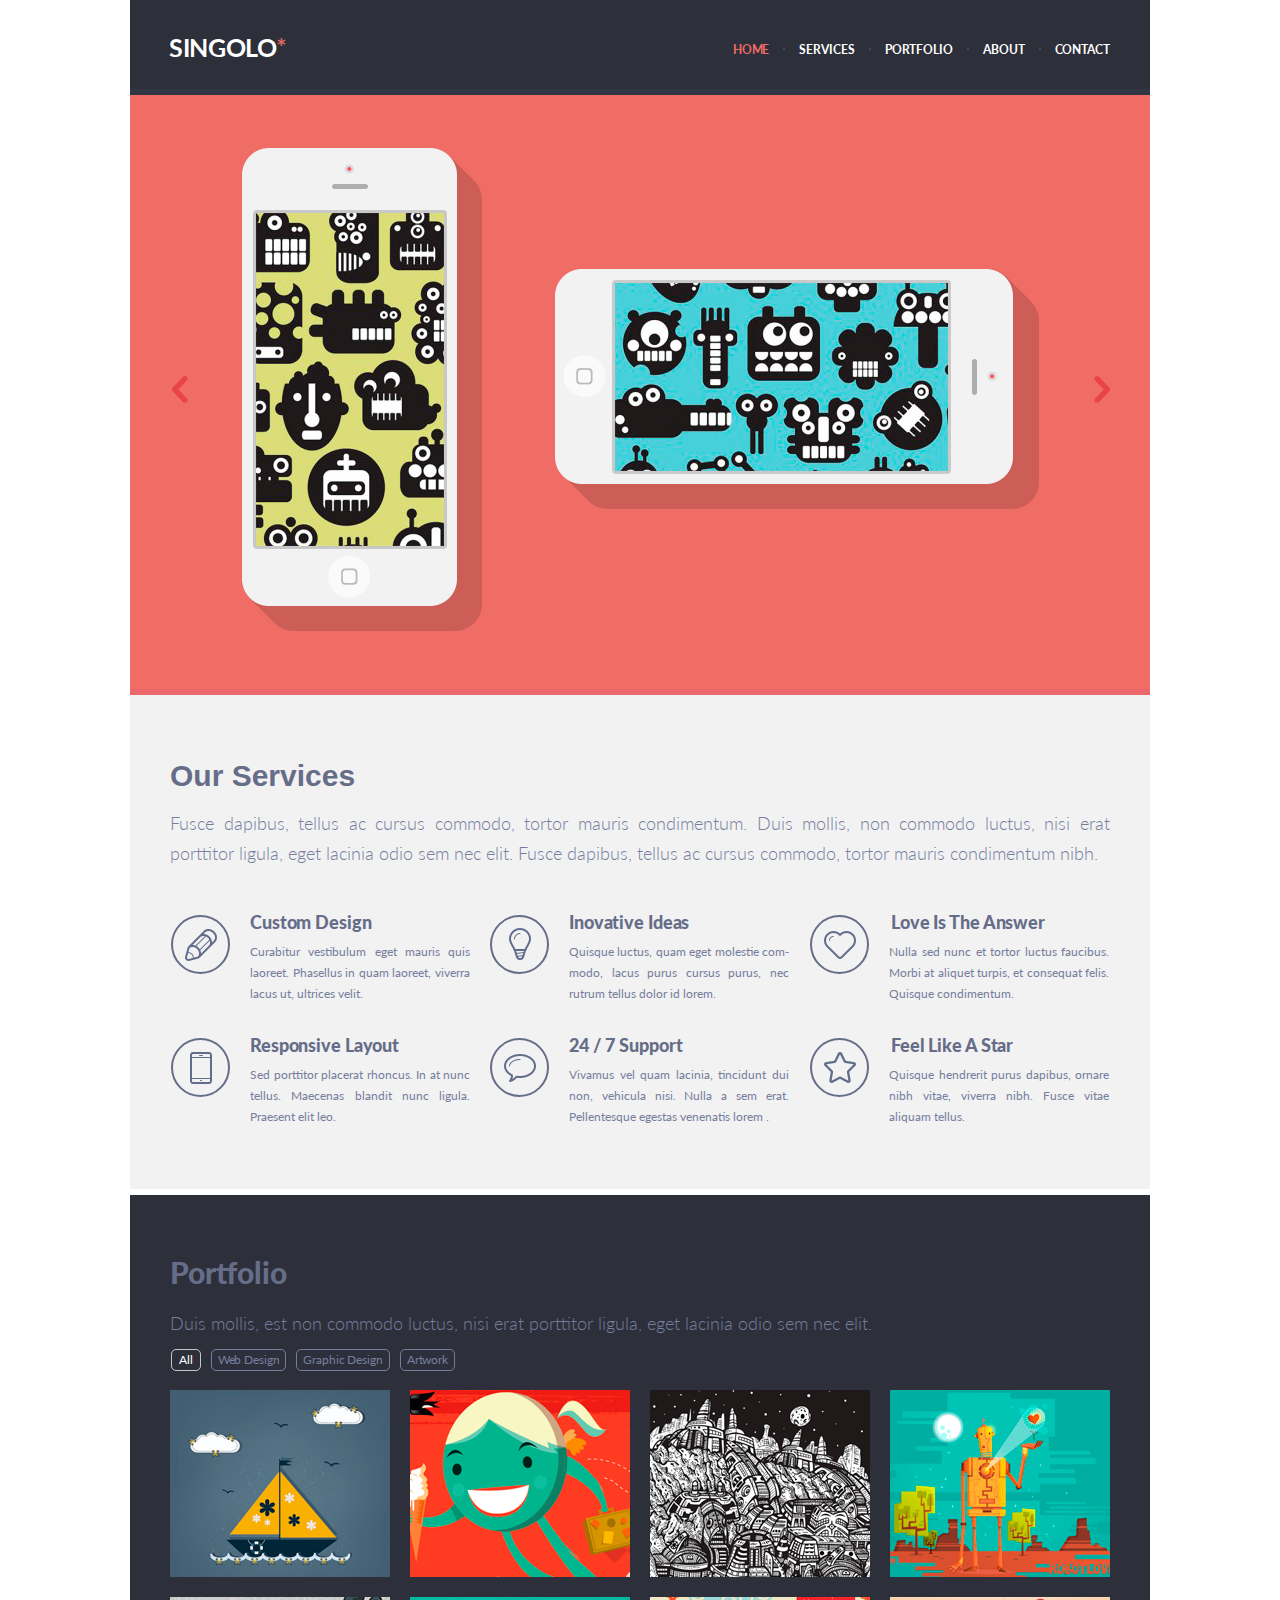
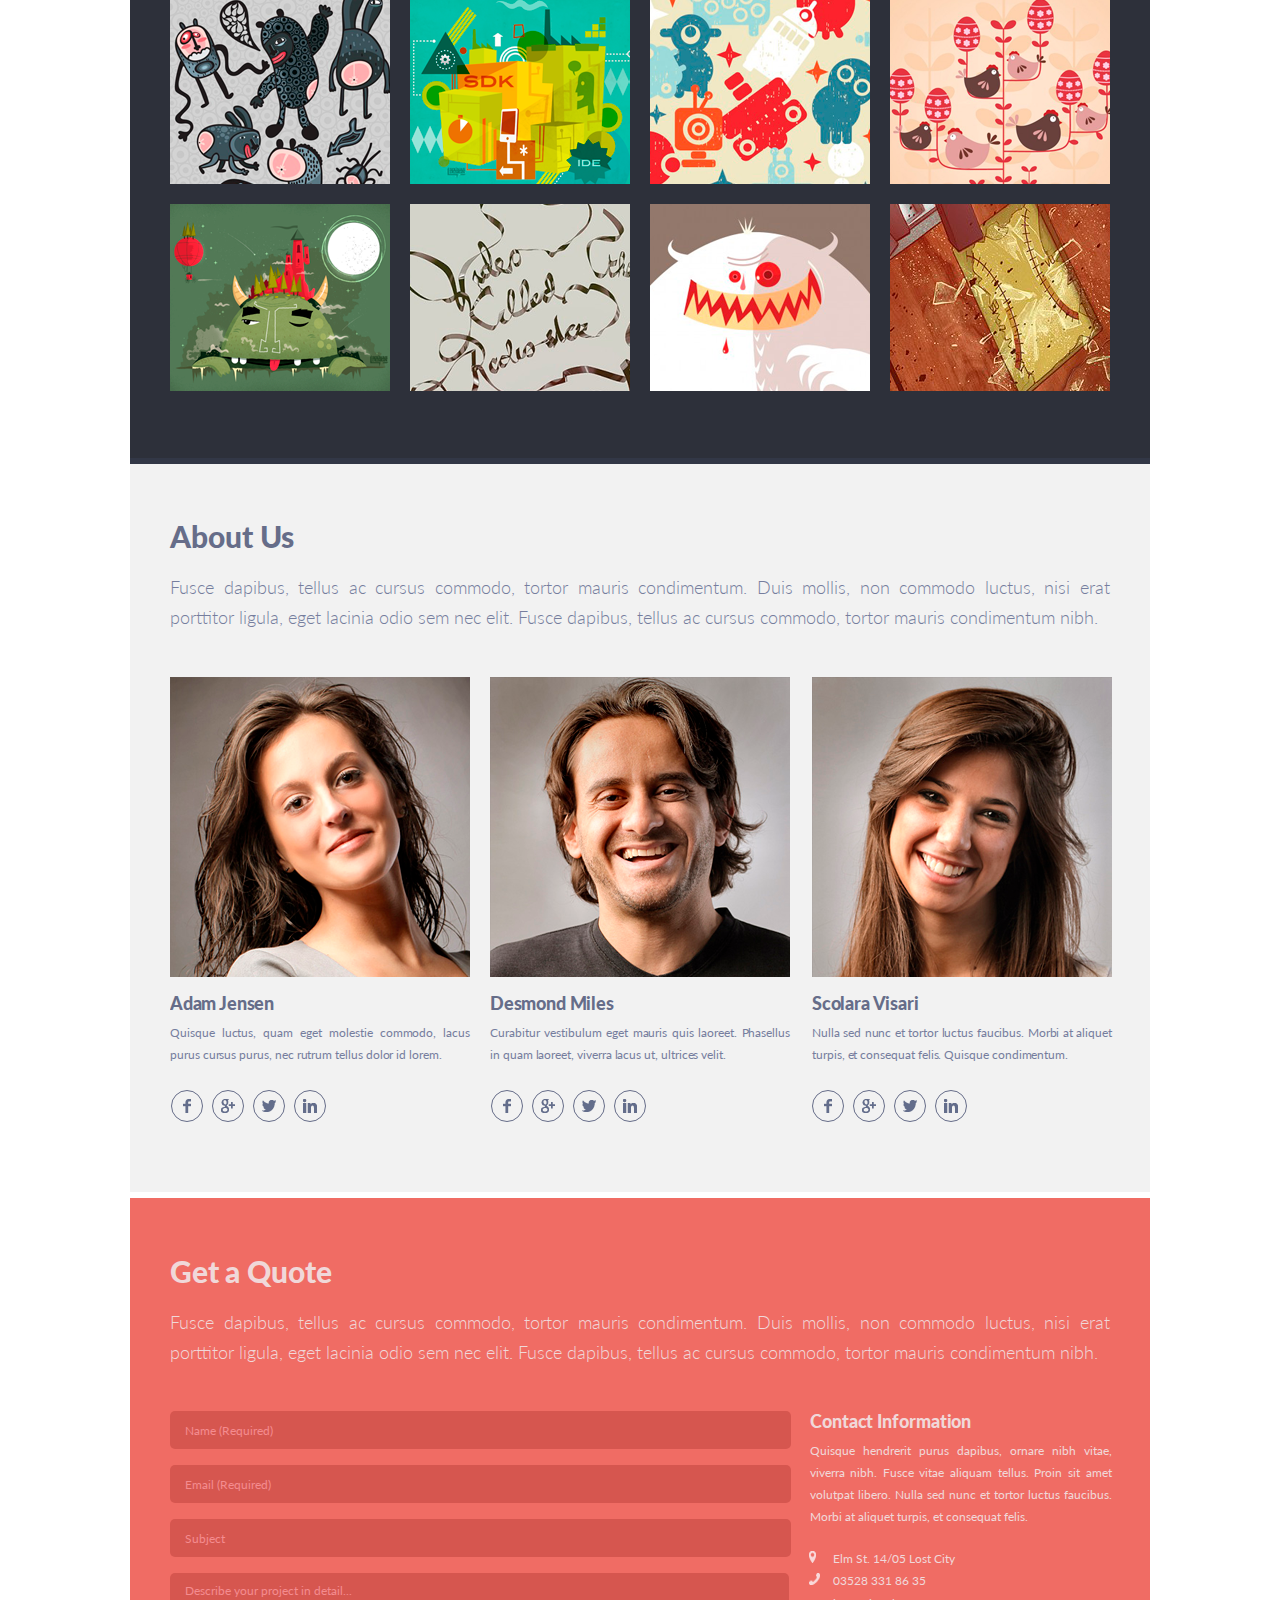
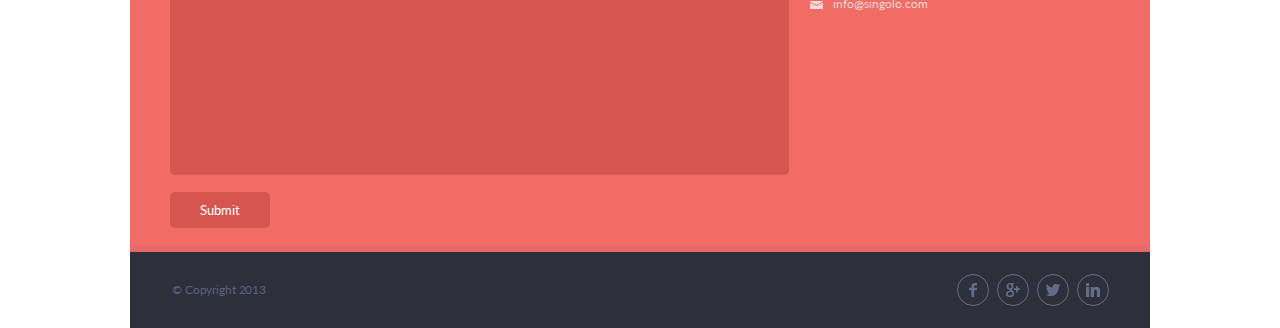
<file: index.html>
<!DOCTYPE html>
<html lang="en">

<head>
    <meta charset="UTF-8">
    <title>Singolo</title>
    <link rel="stylesheet" href="style.css">
    <link href="https://fonts.googleapis.com/css?family=Lato:300,300i,400,400i,700,900&display=swap" rel="stylesheet">
</head>

<body class="container">
    <header class="main-header">
        <a href="./" class="disabled">
            <h1 class="logo">singolo<span class="red-star">*</span></h1>
        </a>
        <nav class="nav-bar">
            <a class="checked">HOME</a>
            <a href="#">SERVICES</a>
            <a href="#">PORTFOLIO</a>
            <a href="#">ABOUT</a>
            <a href="#">CONTACT</a>
        </nav>
    </header>
    <main>
        <div class="slider">
            <button class="slider__btn slider__btn--left"></button>
            <div class="slider__element">
                <img src="./assets/iPhone Vertical.png" class="phone phone--left" alt="right phone">
                <img src="./assets/iPhone Horizontal.png" alt="left phone" class="phone phone--right">
            </div>
            <button class="slider__btn slider__btn--right"></button>
        </div>
        <section class="our-services">
            <h2 class="our-services__header">Our Services</h2>
            <p class="our-services__text">Fusce dapibus, tellus ac cursus commodo, tortor mauris condimentum. Duis
                mollis, non commodo luctus, nisi erat porttitor ligula, eget lacinia odio sem nec elit. Fusce dapibus,
                tellus ac cursus commodo, tortor mauris condimentum nibh.</p>
            <div class="features">
                <article class="features__element features__element--pen">
                    <h2 class="features__header">Custom Design</h2>
                    <p class="features__text">Curabitur vestibulum eget mauris quis laoreet. Phasellus in quam laoreet,
                        viverra lacus ut, ultrices velit.</p>
                </article>
                <article class="features__element features__element--bulb">
                    <h2 class="features__header">Inovative Ideas</h2>
                    <p class="features__text">Quisque luctus, quam eget molestie com&shy;modo, lacus purus cursus purus,
                        nec rutrum tellus dolor id lorem.</p>
                </article>
                <article class="features__element features__element--heart">
                    <h2 class="features__header">Love Is The Answer</h2>
                    <p class="features__text">Nulla sed nunc et tortor luctus faucibus. Morbi at aliquet turpis, et
                        consequat felis. Quisque condimentum.</p>
                </article>
                <article class="features__element features__element--small-phone">
                    <h2 class="features__header">Responsive Layout</h2>
                    <p class="features__text">Sed porttitor placerat rhoncus. In at nunc tellus. Maecenas blandit nunc
                        ligula. Prae&shy;sent elit leo.</p>
                </article>
                <article class="features__element features__element--bubble">
                    <h2 class="features__header">24 / 7 Support</h2>
                    <p class="features__text">Vivamus vel quam lacinia, tincidunt dui non, vehicula nisi. Nulla a sem
                        erat. Pellen&shy;tesque egestas venenatis lorem .</p>
                </article>
                <article class="features__element features__element--star">
                    <h2 class="features__header">Feel Like A Star</h2>
                    <p class="features__text">Quisque hendrerit purus dapibus, ornare nibh vitae, viverra nibh. Fusce
                        vitae aliquam tellus.</p>
                </article>
            </div>
        </section>
        <section class="portfolio">
            <h1>Portfolio</h1>
            <p>Duis mollis, est non commodo luctus, nisi erat porttitor ligula, eget lacinia odio sem nec elit.</p>
            <ul class="filter">
                <li><button class="filter__btn filter__btn--checked">All</button></li>
                <li><button class="filter__btn">Web Design</button></li>
                <li><button class="filter__btn">Graphic Design</button></li>
                <li><button class="filter__btn">Artwork</button></li>
            </ul>
            <div class="album">
                <img src="./assets/Ship.png" alt="boat" class="album__image">
                <img src="./assets/Girl.png" alt="head" class="album__image">
                <img src="./assets/Town.png" alt="town" class="album__image">
                <img src="./assets/Robot_love.png" alt="robot" class="album__image">
                <img src="./assets/Rabbits.png" alt="bear" class="album__image">
                <img src="./assets/SDK.png" alt="sdk" class="album__image">
                <img src="./assets/Robots.png" alt="thing" class="album__image">
                <img src="./assets/chickens.png" alt="chickens" class="album__image">
                <img src="./assets/Green_monster.png     " alt="monster_town" class="album__image">
                <img src="./assets/Sign.png" alt="radio_slice" class="album__image">
                <img src="./assets/white_monster.png" alt="monster" class="album__image">
                <img src="./assets/envelope.png" alt="brown" class="album__image">
            </div>
        </section>
        <section class="about-us">
            <h1 class="about-us__header">About Us</h1>
            <p class="about-us__text">
                Fusce dapibus, tellus ac cursus commodo, tortor mauris condimentum. Duis mollis, non commodo luctus,
                nisi erat porttitor ligula, eget lacinia odio sem nec elit. Fusce dapibus, tellus ac cursus commodo,
                tortor mauris condimentum nibh.
            </p>
            <div class="about-us__authors">
                <section class="about-us__author">
                    <img src="./assets/Adam_Jensen.png" alt="" class="about-us__image">
                    <h2 class="about-us__name">Adam Jensen</h2>
                    <p class="about-us__description">Quisque luctus, quam eget molestie commodo, lacus purus cursus
                        purus, nec rutrum tellus dolor id lorem.</p>
                    <ul class="socials">
                        <li><a href="" class="socials__link socials__link--fb">facebook</a></li>
                        <li><a href="" class="socials__link socials__link--gp">google plus</a></li>
                        <li><a href="" class="socials__link socials__link--tw">twitter</a></li>
                        <li><a href="" class="socials__link socials__link--in">linkedin</a></li>
                    </ul>
                </section>
                <section class="about-us__author">
                    <img src="./assets/Desmond.png" alt="" class="about-us__image">
                    <h2 class="about-us__name">Desmond Miles</h2>
                    <p class="about-us__description">Curabitur vestibulum eget mauris quis laoreet. Phasellus in quam
                        laoreet, viverra lacus ut, ultrices velit.</p>
                    <ul class="socials">
                        <li><a href="" class="socials__link socials__link--fb">facebook</a></li>
                        <li><a href="" class="socials__link socials__link--gp">google plus</a></li>
                        <li><a href="" class="socials__link socials__link--tw">twitter</a></li>
                        <li><a href="" class="socials__link socials__link--in">linkedin</a></li>
                    </ul>
                </section>
                <section class="about-us__author">
                    <img src="./assets/Scolara.png" alt="" class="about-us__image">
                    <h2 class="about-us__name">Scolara Visari</h2>
                    <p class="about-us__description">Nulla sed nunc et tortor luctus faucibus. Morbi at aliquet turpis,
                        et consequat felis. Quisque condimentum.</p>
                    <ul class="socials">
                        <li><a href="" class="socials__link socials__link--fb">facebook</a></li>
                        <li><a href="" class="socials__link socials__link--gp">google plus</a></li>
                        <li><a href="" class="socials__link socials__link--tw">twitter</a></li>
                        <li><a href="" class="socials__link socials__link--in">linkedin</a></li>
                    </ul>
                </section>
            </div>
        </section>
        <section class="section-form">
            <h1 class="section-form__header">Get a Quote</h1>
            <p class="section-form__text">Fusce dapibus, tellus ac cursus commodo, tortor mauris condimentum. Duis
                mollis, non commodo luctus, nisi erat porttitor ligula, eget lacinia odio sem nec elit. Fusce dapibus,
                tellus ac cursus commodo, tortor mauris condimentum nibh.</p>
            <div class="form__wrapper">
                <form class="form" method="POST" action="./">
                    <p><input id="name" type="text" name="name" placeholder="Name (Required)" pattern="([A-Za-z0-9_'])+"
                            title="The username should contain only letters, numbers and '_'" required></p>
                    <p><input id="email" type="email" name="email" placeholder="Email (Required)" required></p>
                    <p><input id="subject" type="text" name="subject" placeholder="Subject"></p>
                    <textarea class="form__text-area" cols="20"
                        placeholder="Describe your project in detail..."></textarea>
                    <input type="submit" class="form__submit" value="Submit">
                </form>
                <section class="information">
                    <h2 class="information__header">Contact Information</h2>
                    <p class="information__text">Quisque hendrerit purus dapibus, ornare nibh vitae, viver&shy;ra nibh.
                        Fusce vitae aliquam tellus. Proin sit amet volutpat libero. Nulla sed nunc et tortor luctus
                        faucibus. Morbi at aliquet turpis, et consequat felis.</p>
                    <ul class="information__list">
                        <li class="information__list--location">Elm St. 14/05 Lost City </li>
                        <li class="information__list--phone"><a href="tel:03528 331 86 35">03528 331 86 35</a></li>
                        <li class="information__list--email"><a href="mailto:info@singolo.com">info@singolo.com</a></li>
                    </ul>
                </section>
            </div>
        </section>
    </main>
    <footer class="footer">
        <p class="footer__copyright">© Copyright 2013</p>
        <ul class="socials socials--footer">
            <li><a href="" class="socials__link socials__link--fb">facebook</a></li>
            <li><a href="" class="socials__link socials__link--gp">google plus</a></li>
            <li><a href="" class="socials__link socials__link--tw">twitter</a></li>
            <li><a href="" class="socials__link socials__link--in">linkedin</a></li>
        </ul>
    </footer>
    <script src="script.js"></script>
</body>

</html>
</file>
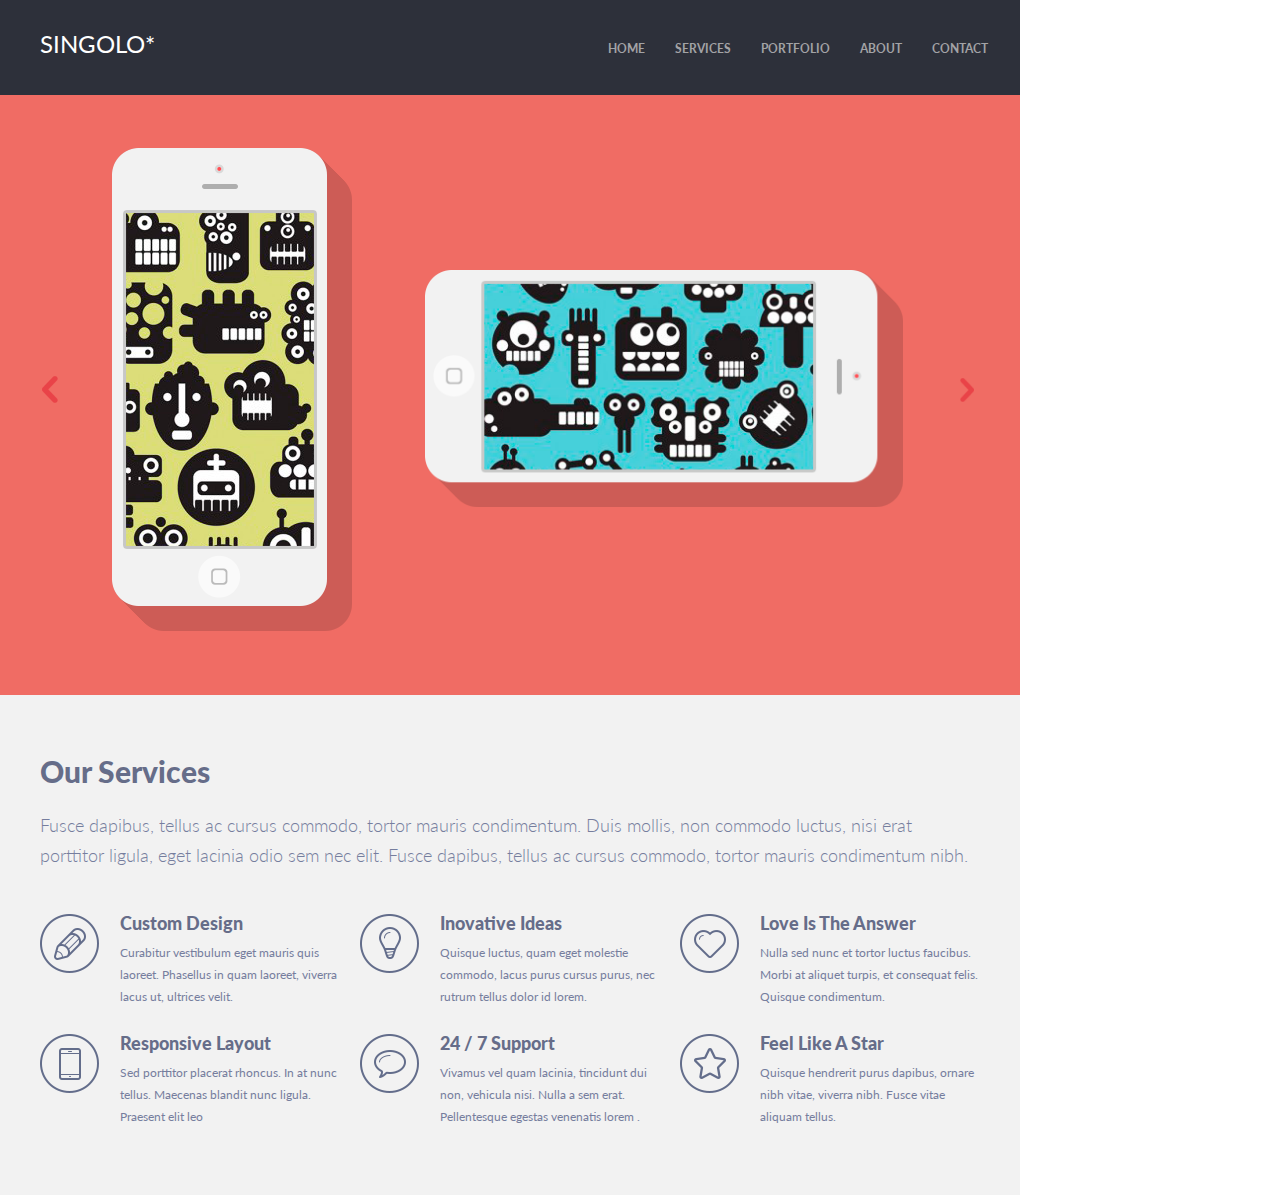
<file: singolo1.html>
<!DOCTYPE html>
<html lang="en">

<head>
    <meta charset="UTF-8">
    <meta name="viewport" content="width=device-width, initial-scale=1.0">
    <title>Singolo</title>
    <link rel="stylesheet" href="singolo1.css">
    <link href="https://fonts.googleapis.com/css?family=Lato:400,400i,700,900&display=swap" rel="stylesheet">
    <title>Document</title>
</head>

<body>
    <header>
        <div class="logo">
            <p>SINGOLO*</p>
        </div>
        <nav class="top_nav">
            <a href="">HOME</a>
            <a href="">SERVICES</a>
            <a href="">PORTFOLIO</a>
            <a href="">ABOUT</a>
            <a href="">CONTACT</a>
        </nav>
    </header>
    <main>
        <div class="slider">
            <img id="arrow_left" src="assets\arrow_left.png" alt="left">
            <img id="iphone_vertical" src="assets\iPhone Vertical.png" alt="iphone_vertical">
            <img id="iphone_horizontal" src="assets\iPhone Horizontal.png" alt="iphone_horizontal">
            <img id="arrow_right" src="assets\arrow_right.png" alt="right">
        </div>
        <div class="services">
            <div class="service_content">
                <h2>Our Services</h2>
                <p class="service_summary">Fusce dapibus, tellus ac cursus commodo, tortor mauris condimentum. Duis
                    mollis,
                    non commodo luctus, nisi
                    erat porttitor ligula, eget lacinia odio sem nec elit. Fusce dapibus, tellus ac cursus commodo,
                    tortor
                    mauris condimentum nibh.</p>
            </div>
            <div class="service_items">
                <div class="service_item">
                    <img class="feature_icon" src="assets\pen icon.png" alt="">
                </div>
                <div class="service_item">
                    <h4 class="feature_title">Custom Design</h4>
                    <div class="feature_text">Curabitur vestibulum eget mauris quis laoreet. Phasellus in quam
                        laoreet, viverra lacus ut, ultrices velit.
                    </div>
                </div>
                <div class="service_item">
                    <img class="feature_icon" src="assets\bulb icon.png" alt="">
                </div>
                <div class="service_item">
                    <h4 class="feature_title">Inovative Ideas</h4>
                    <div class="feature_text">Quisque luctus, quam eget molestie commodo, lacus purus cursus purus,
                        nec rutrum tellus dolor id lorem.</div>
                </div>
                <div class="service_item">
                    <img class="feature_icon" src="assets\heart icon.png" alt="">
                </div>
                <div class="service_item">
                    <h4 class="feature_title">Love Is The Answer</h4>
                    <div class="feature_text">Nulla sed nunc et tortor luctus faucibus. Morbi at aliquet turpis,
                        et consequat felis. Quisque condimentum.</div>
                </div>
                <div class="service_item">
                    <img class="feature_icon" src="assets\phone icon.png" alt="">
                </div>
                <div class="service_item">
                    <h4 class="feature_title">Responsive Layout</h4>
                    <div class="feature_text">Sed porttitor placerat rhoncus. In at nunc tellus.
                        Maecenas blandit nunc ligula. Praesent elit leo</div>
                </div>
                <div class="service_item">
                    <img class="feature_icon" src="assets\bubble icon.png" alt="">
                </div>
                <div class="service_item">
                    <h4 class="feature_title">24 / 7 Support</h4>
                    <div class="feature_text">Vivamus vel quam lacinia, tincidunt dui non, vehicula nisi.
                        Nulla a sem erat. Pellentesque egestas venenatis lorem .</div>
                </div>
                <div class="service_item">
                    <img class="feature_icon" src="assets\star icon.png" alt="">
                </div>
                <div class="service_item">
                    <h4 class="feature_title">Feel Like A Star</h4>
                    <div class="feature_text">Quisque hendrerit purus dapibus, ornare nibh vitae, viverra nibh.
                        Fusce vitae aliquam tellus.</div>
                </div>
            </div>
        </div>
    </main>
</body>

</html>
</file>
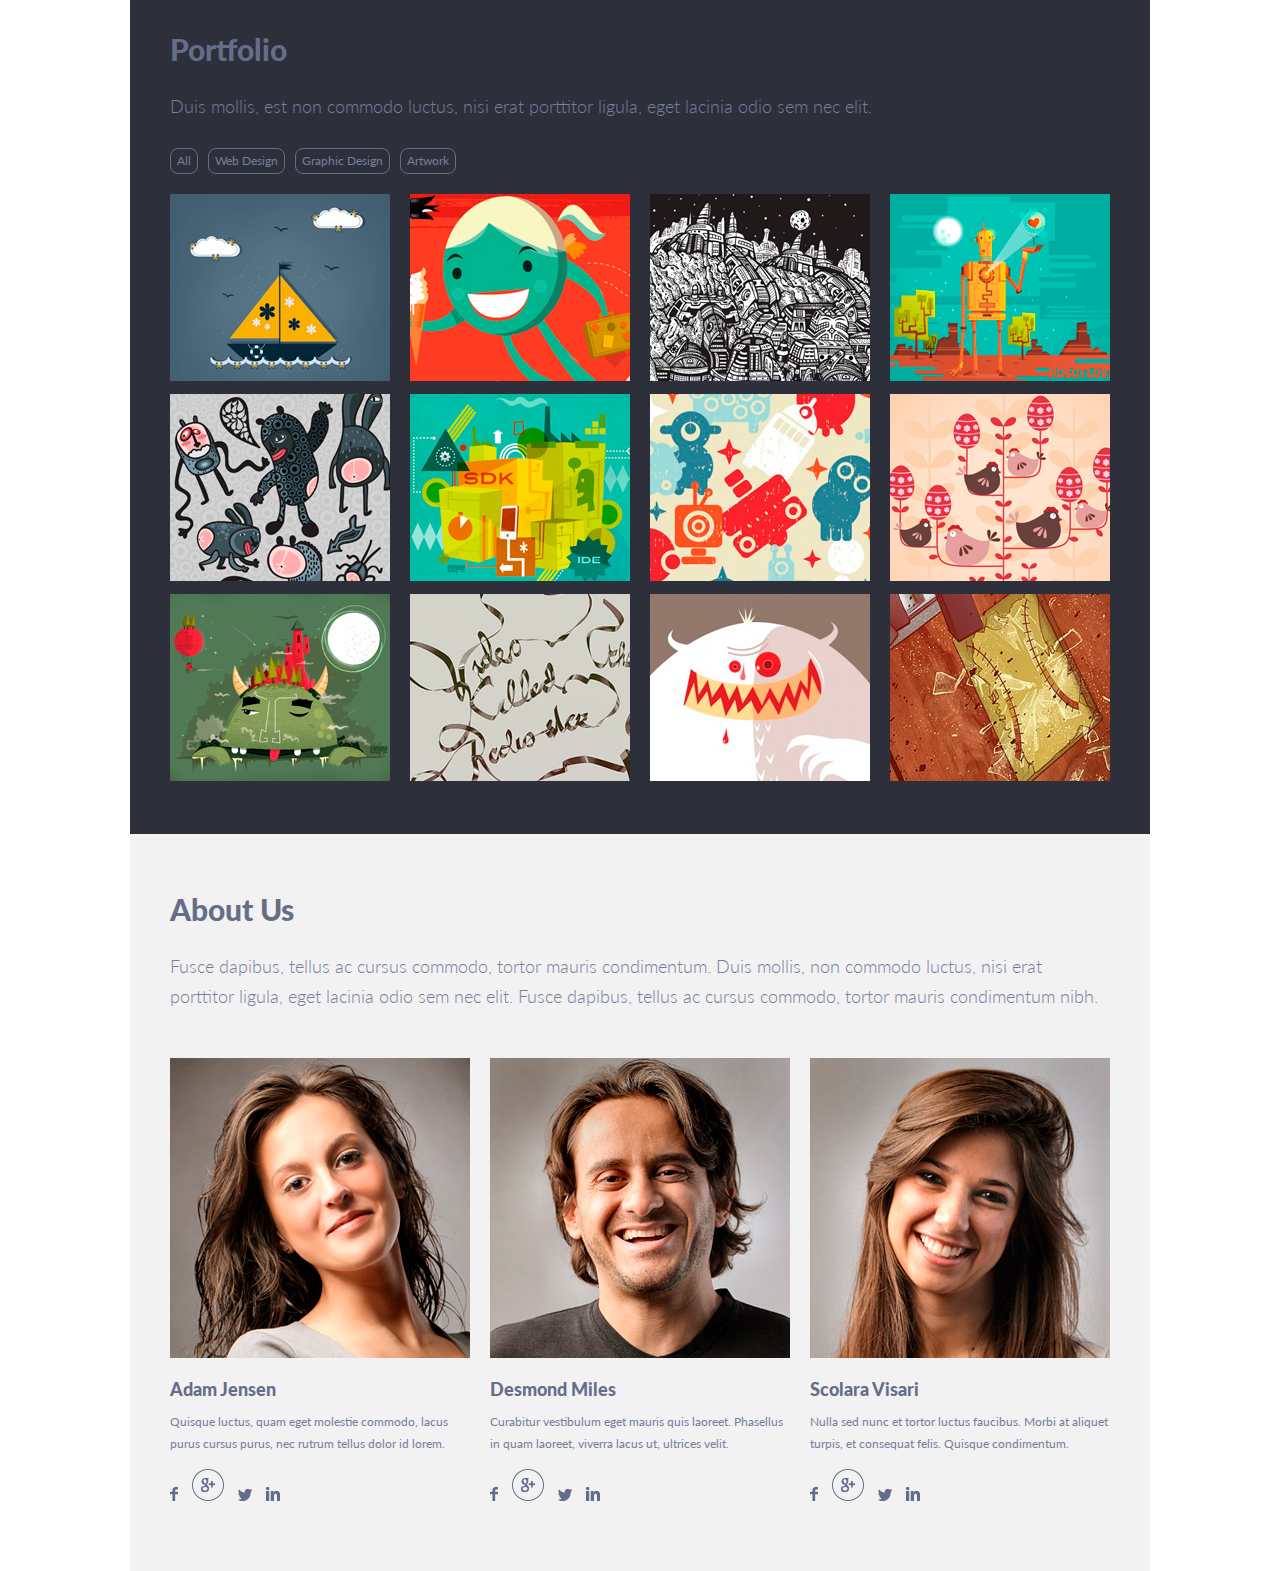
<file: Singolo2.html>
<!DOCTYPE html>
<html lang="en">

<head>
    <meta charset="UTF-8">
    <meta name="viewport" content="width=device-width, initial-scale=1.0">
    <title>Singolo2</title>
    <link rel="stylesheet" href="Singolo2.css">
    <link href="https://fonts.googleapis.com/css?family=Lato:400,400i,700,900&display=swap" rel="stylesheet">
</head>

<body>
    <main class="main">
        <div class="portfolio">
            <h2 class="heading">Portfolio</h2>
            <p class="hero-text">Duis mollis, est non commodo luctus, nisi erat porttitor ligula, eget lacinia odio sem
                nec
                elit.</p>
            <nav class="portfolio-nav">
                <button id="All" type="button" value="All">All</button>
                <button id="WebDesign">Web Design</button>
                <button id="GrapgicDesign">Graphic Design</button>
                <button id="Artwotk">Artwork</button>
            </nav>
            <div class="gallery">
                <image id="image" src='assets\Ship.png'></image>
                <image id="image" src='assets\Girl.png'></image>
                <image id="image" src='assets\Town.png'></image>
                <image id="image" src='assets\Robot_love.png'></image>
                <image id="image" src='assets\Rabbits.png'></image>
                <image id="image" src='assets\SDK.png'></image>
                <image id="image" src='assets\Robots.png'></image>
                <image id="image" src='assets\chickens.png'></image>
                <image id="image" src='assets\Green_monster.png'></image>
                <image id="image" src='assets\Sign.png'></image>
                <image id="image" src='assets\white_monster.png'></image>
                <image id="image" src='assets\envelope.png'></image>
            </div>
        </div>
        <div class="AboutUs">
            <h2 class="heading">About Us</h2>
            <div class="team_bio">
                Fusce dapibus, tellus ac cursus commodo, tortor mauris condimentum. Duis mollis, non commodo luctus,
                nisi erat porttitor ligula, eget lacinia odio sem nec elit.
                Fusce dapibus, tellus ac cursus commodo, tortor mauris condimentum nibh.
            </div>
            <div class="team_photo">
                <div>
                    <img src="assets\Adam_Jensen.png" alt="Adam Jansen">
                    <h5 class="name">Adam Jensen</h5>
                </div>

                <div>
                    <img src="assets\Desmond.png" alt="Adam Jansen">
                    <h5 class="name">Desmond Miles</h5>
                </div>
                <div>
                    <img src="assets\Scolara.png" alt="">
                    <h5 class="name">Scolara Visari</h5>
                </div>
            </div>
            <div class="description">
                <p>Quisque luctus, quam eget molestie commodo, lacus purus cursus purus, nec rutrum tellus dolor id
                    lorem.</p>
                <p>Curabitur vestibulum eget mauris quis laoreet. Phasellus in quam laoreet, viverra lacus ut, ultrices
                    velit.</p>
                <p>Nulla sed nunc et tortor luctus faucibus. Morbi at aliquet turpis, et consequat felis. Quisque
                    condimentum.</p>
            </div>
            <div class="social_media">
                <div class="personal_liks">
                    <a href="http://facebook.com" target="_blank" rel="noopener noreferrer">
                        <img src="assets\Facebook.png" alt="">
                    </a>

                    <a href="http://google.com" target="_blank" rel="noopener noreferrer">
                        <img src="assets\Google.png" alt="">
                    </a>
                    <a href="http://twitter.com" target="_blank" rel="noopener noreferrer">
                        <img src="assets\Twitter.png" alt="">
                    </a>

                    <a href="http://linkedin.com" target="_blank" rel="noopener noreferrer">
                        <img src="assets\LinkedIn.png" alt="">
                    </a>
                </div>
                <div class="personal_liks">
                    <a href="http://facebook.com" target="_blank" rel="noopener noreferrer">
                        <img src="assets\Facebook.png" alt="">
                    </a>

                    <a href="http://google.com" target="_blank" rel="noopener noreferrer">
                        <img src="assets\Google.png" alt="">
                    </a>
                    <a href="http://twitter.com" target="_blank" rel="noopener noreferrer">
                        <img src="assets\Twitter.png" alt="">
                    </a>

                    <a href="http://linkedin.com" target="_blank" rel="noopener noreferrer">
                        <img src="assets\LinkedIn.png" alt="">
                    </a>
                </div>
                <div class="personal_liks">
                    <a href="http://facebook.com" target="_blank" rel="noopener noreferrer">
                        <img src="assets\Facebook.png" alt="">
                    </a>

                    <a href="http://google.com" target="_blank" rel="noopener noreferrer">
                        <img src="assets\Google.png" alt="">
                    </a>
                    <a href="http://twitter.com" target="_blank" rel="noopener noreferrer">
                        <img src="assets\Twitter.png" alt="">
                    </a>

                    <a href="http://linkedin.com" target="_blank" rel="noopener noreferrer">
                        <img src="assets\LinkedIn.png" alt="">
                    </a>
                </div>
            </div>
        </div>
    </main>
</body>

</html>
</file>
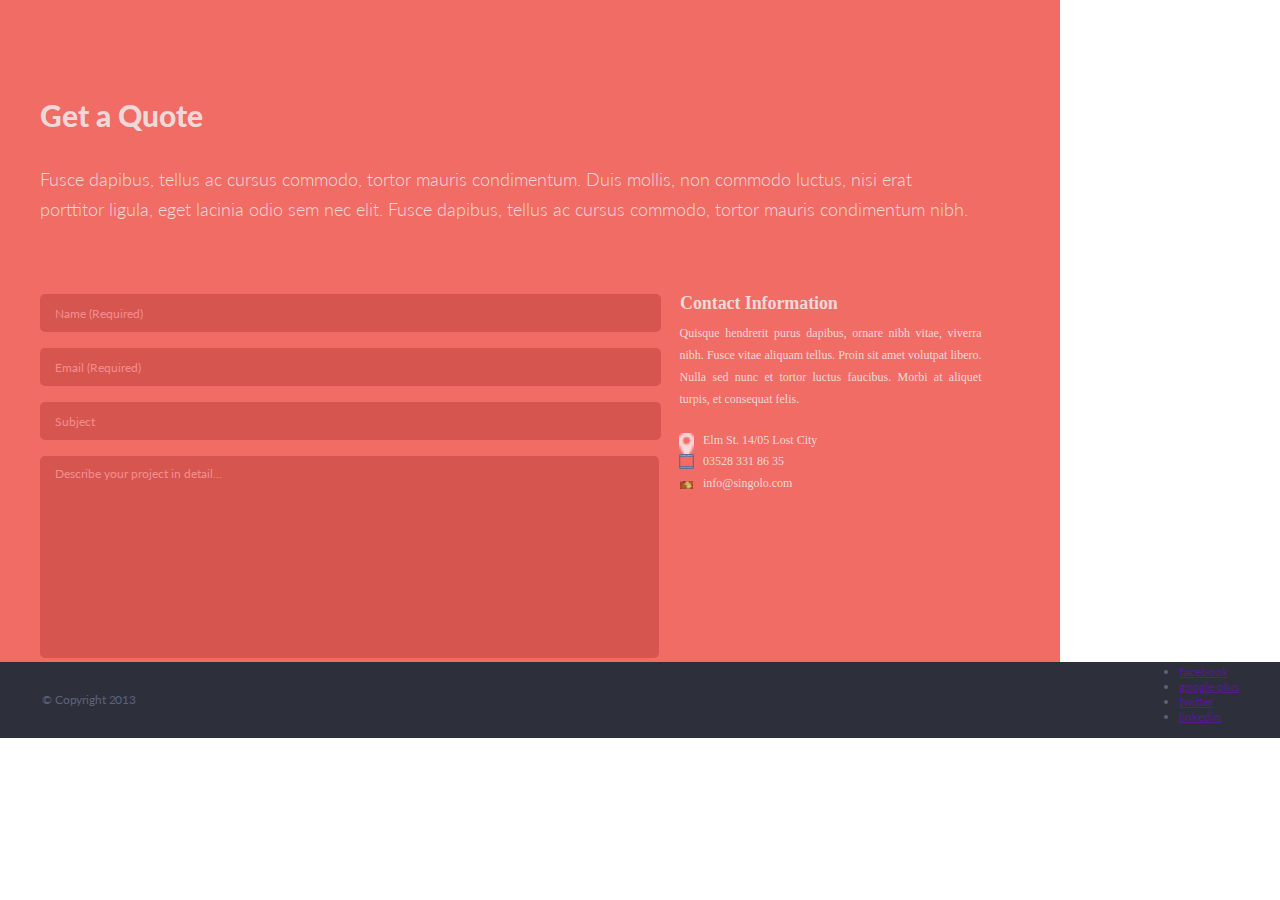
<file: Singolo3.html>
<!DOCTYPE html>
<html lang="en">

<head>
    <meta charset="UTF-8">
    <meta name="viewport" content="width=device-width, initial-scale=1.0">
    <title>Singolo3</title>
</head>
<link href="https://fonts.googleapis.com/css?family=Lato:400,400i,700,900&display=swap" rel="stylesheet">
<link rel="stylesheet" href="singolo3.css">

<body>

    <main class="main">
        <h4 id="Quote">Get a Quote</h4>
        <div class="hero_text">
            <p>Fusce dapibus, tellus ac cursus commodo, tortor mauris condimentum. Duis mollis, non commodo luctus, nisi
                erat porttitor ligula, eget lacinia odio sem nec elit.
                Fusce dapibus, tellus ac cursus commodo, tortor mauris condimentum nibh.</p>
        </div>
        <div class="form__wrapper">
            <form class="form" method="POST" action="./">
                <p><input id="name" type="text" name="name" placeholder="Name (Required)" pattern="([A-Za-z0-9_'])+"
                        title="The username should contain only letters, numbers and '_'" required></p>
                <p><input id="email" type="email" name="email" placeholder="Email (Required)" required></p>
                <p><input id="subject" type="text" name="subject" placeholder="Subject"></p>
                <textarea class="form__text-area" cols="20" placeholder="Describe your project in detail..."></textarea>
            </form>
            <section class="information">
                <h2 class="information__header">Contact Information</h2>
                <p class="information__text">Quisque hendrerit purus dapibus, ornare nibh vitae, viver&shy;ra nibh.
                    Fusce vitae aliquam tellus. Proin sit amet volutpat libero. Nulla sed nunc et tortor luctus
                    faucibus. Morbi at aliquet turpis, et consequat felis.</p>
                <ul class="information__list">
                    <li class="information__list--location">Elm St. 14/05 Lost City </li>
                    <li class="information__list--phone"><a href="tel:03528 331 86 35">03528 331 86 35</a></li>
                    <li class="information__list--email"><a href="mailto:info@singolo.com">info@singolo.com</a></li>
                </ul>
            </section>
        </div>
    </main>
    <footer class="footer">
        <p class="footer__copyright">© Copyright 2013</p>
        <ul class="socials socials--footer">
            <li><a href="" class="socials__link socials__link--fb">facebook</a></li>
            <li><a href="" class="socials__link socials__link--gp">google plus</a></li>
            <li><a href="" class="socials__link socials__link--tw">twitter</a></li>
            <li><a href="" class="socials__link socials__link--in">linkedin</a></li>
        </ul>
    </footer>
</body>

</html>
</file>
<file: style.css>
.container {
    width: 1020px;
    display: block;
    margin-left: auto;
    margin-right: auto;
    margin-top: 0;
    margin-bottom: 0;
}

.main-header {
    min-height: 95px;
    background: linear-gradient(0deg, rgba(50,55,70,1) 6px, rgba(45,48,58,1) 6px);
    display: flex;
    flex-direction: row;
    align-items: center;
    justify-content: space-between;
}
.sticky {
    min-height: 95px;
    background: linear-gradient(0deg, rgba(50,55,70,1) 6px, rgba(45,48,58,1) 6px);
    display: flex;
    flex-direction: row;
    align-items: center;
    justify-content: space-between;
    position: fixed;
    top: 0; 
}
.main-header a {
    text-decoration: none;
}

.disabled {
    pointer-events: none;
    cursor: pointer;
}

.nav-bar {
    display: block;
    margin-right: 40px;
}

.nav-bar a{
    font-family: 'Lato', sans-serif;
    margin-left: 26px;
    bottom: -1px;
    color: #fff;
    position: relative;
    text-transform: uppercase;
    text-decoration: none;
    font-size: 12px;
    line-height: 8px;
    font-weight: 700;
    letter-spacing: -0.007em;

}

.nav-bar a::after {
    content: '';
    position: absolute;
    display: inline-block;
    top: 50%;
    left: -16px;
    height: 2px;
    transform: translate(0, -50%);
    width: 2px;
    border-radius: 50%;
    background-color: #494e62;
}

.nav-bar a:hover {
    text-decoration: none;
    color: #f06c64;
}

.nav-bar .checked:hover {
    text-decoration: none;
}

.nav-bar a:active {
    color: #f06c64;
}

.nav-bar a:first-child::after {
    display: none;
}

.nav-bar .checked {
    color: #f06c64;
    cursor: pointer;
}

.logo {
    position: relative;
    font-family: 'Lato', sans-serif;
    margin-left: 39px;
    color:#ffffff;
    text-transform: uppercase; 
    font-size: 25px;
    line-height: 8px;
    padding-bottom: 1px;
    font-weight: 700;
    letter-spacing: -0.015em;
}


.red-star {
    color:#dc6660;
}

.slider {
    position: relative;
    min-height: 600px;
    background: linear-gradient(0deg, rgb(234, 103, 107) 6px, rgb(240, 109, 102) 6px);
    display: flex;
    flex-direction: row;
    align-items: center;
    justify-content: space-between;
}

.slider__btn {
    padding: 0;
    border: none;
    font: inherit;
    color: inherit;
    width: 16px;
    height: 27px;
    background-color: transparent;
    margin-bottom: 12px;
    background-repeat: no-repeat;
    background-position: center;
    cursor: pointer;
    width: 50px;
    height: 50px;
    border-radius: 50%;
}

.slider__btn:focus {
    outline: none;
    background-color: lightcoral;
}

.slider__btn:hover {
    background-color: lightcoral;
}

.slider__btn--left {
    background-image: url('./assets/arrow_left.png');
    margin-left: 25px;

}

.slider__btn--right {
    background-image: url('./assets/arrow_right.png');
    margin-right: 23px;
}

.phone {
    position: relative;
}

.phone--left {
    right: 35px;
    bottom: 4px;
}

.phone--right {
    left: 34px;
    bottom: 126px;
}

.our-services {
    min-height: 431px;
    padding-top: 69px;
    background: linear-gradient(0deg, #fff 6px, #f2f2f2 6px);
    font-family: 'LatoWeb', Arial, sans-serif;
}

.our-services__header {
    font-family: 'LatoWebBlack', Arial, sans-serif;
    font-size: 30px;
    line-height: 17px;
    font-weight: 900;
    color: #666d89;
    margin-top: 3px;
    margin-bottom: 24px;
    margin-left: 40px;
}

.our-services__text {
    font-family: 'Lato', Arial, sans-serif;
    font-size: 18px;
    line-height: 30px;
    font-weight: 300;
    color: #767e9e;
    letter-spacing: 0.0px;
    margin-bottom: 46px;
    margin-left: 40px;
    padding-right: 25px;
    text-align: justify;
    max-width: 940px;
}

.features {
    margin-left: 36px;
    display: flex;
    flex-direction: row;
    flex-wrap: wrap;
}

.features__element {
    position: relative;
    width: 220px;
    padding-left: 84px;
    margin-right: 15px;
    margin-bottom: 21px;
}

.features__element::before {
    position: absolute;
    content: '';
    width: 55px;
    height: 55px;
    background-position: center;
    background-size: 32px;
    left: 5px;
    top: 1px;
    background-repeat: no-repeat;
    border: 2px solid #666d89;
    border-radius: 50%;
}

.features__header {
    font-family: 'Lato', Arial, sans-serif;
    font-size: 18px;
    line-height: 17px;
    font-weight: 900;
    color: #666d89;
    margin-top: 0;
    margin-bottom: 0;
    letter-spacing: -0.006em;
    overflow: hidden;
    height: 19px;
    width: 160px;
}

.features__text {
    font-family: 'Lato', Arial, sans-serif;
    font-size: 12px;
    line-height: 21px;
    font-weight: 400;
    color: #767e9e;
    text-align: justify;
    letter-spacing: -0.00px;
    margin-top: 8px;
    margin-bottom: 13px;
    width: 220px;
    height: 62px;
    overflow: hidden;
}

.features__element--pen::before {
    background-image: url('./assets/pen.png');
    background-size: 32px;

}
.features__element--bulb::before {
    background-image: url('./assets/bulb.png');
    background-size: 22px;
    background-position: 17px 11px;
}

.features__element--heart::before {
    background-image: url('./assets/heart.png');
    background-size: 32px;
    left: 6px;

}

.features__element--heart h2{
    margin-left: 3px;
}

.features__element--heart p {
    margin-left: 1px;
}

.features__element--small-phone::before {
    background-image: url('./assets/phone.png');
    background-size: 22px;

}

.features__element--bubble::before {
    background-image: url('./assets/bubble.png');
    background-size: 32px;
}

.features__element--star::before {
    background-image: url('./assets/Star.png');
    background-size: 32px;
    left: 6px;
}

.features__element--star h2 {
    margin-left: 3px;
}

.features__element--star p {
    margin-left: 1px;
}

.portfolio {
    min-height: 800px;
    background: linear-gradient(#2d303a 863px, #323746 683px );
    padding-top: 69px;
    padding-left: 40px;
}

.portfolio > h1 {
    margin-top: 0;
    margin-bottom: 27px;
    font-family: 'Lato', 'Arial' ,sans-serif;
    font-size: 30px;
    line-height: 17px;
    font-weight: 900;
    color: #666d89;
}

.portfolio > p {
    font-family: 'Lato', 'Arial' ,sans-serif;
    font-size: 18px;
    line-height: 30px;
    font-weight: 300;
    color: #767e9e;
    margin-top: 0;
    margin-bottom: 11px;
}

.filter {
    padding-left: 1px;
    margin-bottom: 19px;
    margin-top: 0;
}

.filter li {
    list-style: none;
    display: inline-block;
    width: auto;
}

.filter__btn:focus {
    outline: none;
    border-color: white;
}

.filter__btn {
    display: block;
    background-color: transparent;
    height: 22px;
    border: 1.0px solid #767e9e;
    border-radius: 5px;
    color: #767e9e;
    font-family: 'Lato', 'Arial', sans-serif;
    font-size: 12px;
    font-weight: 400;
    letter-spacing: -0.01em;
    padding-bottom: 2px;
    padding-left: 6px;
    padding-right: 6px;
    margin-right: 6px;
}

.filter__btn:hover {
    color: white;
    border-color: #c5c5c5;
    cursor: pointer;
}

.filter__btn--checked:hover {
    cursor: default;
}

.filter__btn--checked {
    color: white;
    border: 1.0px solid #c5c5c5;
    padding-left: 7px;
    padding-right: 7px;
}

.album {
    height: 621px;
    overflow: hidden;
}

.album__image {
    margin-right: 16px;
    margin-bottom: 16px;
    width: 220px;
    height: 187px;
}

.about-us {
    padding-top: 44px;
    padding-left: 40px;
    height: 690px;
    font-family: 'Lato', 'Arial', sans-serif;
    background: linear-gradient(#f2f2f2 728px, #fff 728px);
}

.about-us__header {
    font-size: 30px;
    line-height: 17px;
    font-weight: 900;
    color: #666d89;
    margin-bottom: 27px;
}

.about-us__text {
    font-size: 18px;
    line-height: 30px;
    font-weight: 300;
    color: #767e9e;
    width: 940px;
    text-align: justify;
    margin-bottom: 45px;
}

.about-us__author {
    display: inline-block;
    width: 300px;
    margin-right: 16px;
}

.about-us__author:nth-child(2) {
    margin-right: 18px;
}

.about-us__author:nth-child(3) .socials {
    margin-left: 0;
}

.about-us__name {
    font-size: 18px;
    line-height: 18px;
    font-weight: 900;
    color: #666d89;
    margin-top: 14px;
    margin-bottom: 0;
    letter-spacing: -0.01em;
    white-space: nowrap;
    overflow: hidden;
    text-overflow: ellipsis;
    height: 19px;
}

.about-us__description {
    font-size: 12px;
    line-height: 22px;
    font-weight: 400;
    color: #767e9e;
    margin-top: 9px;
    text-align: justify;
    letter-spacing: -0.005em;
    margin-bottom: 0;
}

.socials {
    padding-left: 0;
    margin-top: 9px;
    margin-left: 1px;
}

.socials li {
    list-style: none;
    display: inline-block;
}

.socials__link {
    display: block;
    font-size: 0;
    width: 30px;
    height: 30px;
    border: 1px solid #666d89;
    border-radius: 50%;
    margin-right: 5px;

}

.socials__link:hover {
    position: relative;
    bottom: 3px;
    right: 2px;
    margin-right: 0px;
    width: 35px;
    height: 35px;
}

.socials__link--fb {
    background-image: url('./assets/Facebook.png');
    background-position: center;
    background-size: 8px;
    background-repeat: no-repeat;
}

.socials__link--gp {
    background-image: url('./assets/google+.png');
    background-position: center;
    background-size: 14px;
    background-repeat: no-repeat;
}

.socials__link--tw {
    background-image: url('./assets/Twitter.png');
    background-position: center;
    background-size: 14px;
    background-repeat: no-repeat;
}

.socials__link--in {
    background-image: url('./assets/LinkedIn.png');
    background-position: center;
    background-size: 14px;
    background-repeat: no-repeat;
}

.section-form {
    min-height: 610px;
    padding-top: 44px;
    padding-left: 40px;
    background: linear-gradient(#f06c64 647px, #ea676b 647px);
    font-family: 'Lato', 'Arial' ,sans-serif;
}

.section-form__header {
    font-size: 30px;
    line-height: 18px;
    font-weight: 900;
    color: #f0d8d9;
    letter-spacing: -0.005em;
    margin-bottom: 27px;
}

.section-form__text {
    font-size: 18px;
    line-height: 30px;
    font-weight: 300;
    color: #f0d8d9;
    width:940px;
    text-align: justify;
}

.form__wrapper {
    display: flex;
    flex-direction: row;
}

.form {
    width: 619px;
    margin-top: 10px;
    position: relative;
}

.form input::placeholder,
.form textarea::placeholder {
    color: #f48c8f;
    font-size: 12px;
    font-weight: 400;
}

.form textarea,
.form input {
    position: relative;
    font-family: 'Lato', 'Arial' ,sans-serif;
    padding-left: 15px;
    width: 100%;
    border: 0 solid white;
    background-color: #d6564f;
    border-radius: 5px;
    color: white;
}

.form textarea {
    width: 602px;
    padding-top: 10px;
    height: 190px;
    resize: none;
}

.form input {
    height: 36px;
    width: 604px;
}

.form .form__submit {
    position: absolute;
    width: 100px;
    padding-left: 0;
    padding-right: 0;
    left: 0;
    bottom: -50px;
}
.form__text-area:focus ~ .form__submit {
    width: 100px;
    padding-left: 0;
    padding-right: 0;
    left: 0;
    bottom: -50px;
}

.form__submit:hover,
.form__submit:focus {
    left: 0;
    width: 100px;
    bottom: -50px;
    padding-left: 0;
    padding-right: 0;
    cursor: pointer;
}

.information {
    width: 301px;
    margin-left: 21px;
    margin-top: 12px;
}

.information__header {
    font-size: 18px;
    line-height: 18px;
    font-weight: 900;
    color: #f0d8d9;
    letter-spacing: -0.005em;
    margin-bottom: 10px;
}

.information__text,
.information__list,
.information__list a{
    font-size: 12px;
    line-height: 22px;
    font-weight: 400;
    color: #f0d8d9;
    text-decoration: none;
}

.information__text {
    margin-top: 0px;
    margin-left: -0.5px;
    margin-bottom: 20px;
    width: 302px;
    text-align: justify;
    line-height: 22px;
}

.information__list{
    list-style: none;
    margin-left: 0;
    padding-left: 23px;
}

.information__list li {
    position: relative;
}

.information__list li::before {
    position: absolute;
    content: '';
    width: 25px;
    height: 25px;
    background-repeat: no-repeat;
    background-size: 15px;
    top: 3px;
    left: -24px;
}

.information__list .information__list--location::before {
    background-image: url('./assets/location_form.png');
    background-size: 7px 12px;
}

.information__list .information__list--phone::before {
    background-image: url('./assets/phone_form.png');
    background-size: 11px 12px;
    left: -24px;
    top: 3px;
}

.information__list .information__list--email::before {
    top: 8px;
    background-image: url('./assets/mail_form.png');
    background-size: 13px 8px;
    left: -23px;
}

.information__list--email {
    margin-top: 1px;
}

.footer {
    display: flex;
    flex-direction: row;
    background-color: #2d303a;
    color : #5b617a;
    font-family: 'Lato', 'Arial' ,sans-serif;
    justify-content: space-between;
    align-items: center;
    padding-left: 42px;
    padding-right: 36px;
    font-size: 12px;
    height: 76px;
}

.socials--footer {
    margin-top: 0;
}

.socials--footer a:hover {
    margin-bottom: -5px;
    width: 35px;
    height: 35px;
    margin-left: 0;
    margin-right: 0;
}

.footer__copyright {
    margin-top: 11px;
    letter-spacing: -0.01em;
}

.socials--footer .socials__link {
    width: 30px;
    margin-right: 5px;
}

.socials--footer .socials__link--gp {
    width: 30px;
}
</file>
<file: singolo1.css>
* {
    margin: 0;
    padding: 0;
}
body{
    font-family: "Lato";
}
a {
    text-decoration: none;
    color: #a3a3a6;

}
a:hover {
    color: #f06c64;
}
header {
    width: 1020px;
    height: 95px;
    background-color: #2d303a;
    display: flex;
}
.logo {
    color: #ffffff;
    font-weight: 400;
    font-size: 24px;
    margin-top: 29px;
    margin-left: 40px;
    text-align: left;
}
.top_nav{
    margin-top: 46px;
    margin-left: 453px;
    display: flex;
    font-size: 12px;
    line-height: 6px;   
    color: #f06c64;
    font-family: "Lato";
    font-weight: 700;
    text-align: left;
}
.top_nav a{
    margin-right: 30px;
}
.top_nav a:hover {
    color: #f06c64;
}
.slider {
    display: flex;
    width: 1020px;
    height: 600px;
    background-color: #f06c64;
}
#arrow_left {
    padding: 281px 0px 292px 42px;
}
#arrow_right {
    padding-top: 283px;
    padding-right: 40px;
    padding-bottom: 293px;
}
#iphone_vertical {
    padding-top: 53px;
    padding-left: 54px;
    padding-bottom: 64px;
}
#iphone_horizontal {
    padding: 175px 57px 188px 73px; 
}
.services {
    width: 1020px;
    background-color: #f2f2f2;
    height: 500px;
}
h2 {
    font-size: 30px;
    line-height: 18px;
    color: #666d89;
    font-family: "Lato";
    font-weight: 900;
    text-align: left;
}
.service_content {
    width: 940px;
    padding-top: 67px;
    padding-left: 40px;
    padding-bottom: 51px;
}
.service_summary {
    width: 940px;
    height: 40px;
    padding-top: 30px;
    font-size: 18px;
    line-height: 30px;
    color: #767e9e;
    font-family: "Lato";
    font-weight: 300;
    text-align: left;   
}
.service_items {
    width: 940px;
    padding: 13px 35px 61px 40px;
    display: grid;
    grid-template-columns: 60px 220px 60px 220px 60px 220px; 
    grid-template-rows: 85px 85px;
    grid-column-gap: 20px;
    grid-row-gap: 35px;
    justify-self: start;


}
.feature_title{
    font-size: 18px;
    line-height: 18px;
    color: #666d89;
    font-family: "Lato";
    font-weight: 900;
    text-align: left;
    padding-bottom: 10px;
}
.feature_text {
    width: 219px;
    height: 128px;
    font-size: 12px;
    line-height: 22px;
    color: #767e9e;
    font-family: "Lato";
    font-weight: 400;
}
</file>
<file: Singolo2.css>
* {
    margin: 0px;
}
.main{
    width: 1020px;
    margin: auto;
}
.portfolio {
    background-color: #2d303a;
    padding-top: 67px;
    padding-bottom: 73px;
    padding: 40px;
}
.heading {
    font-size: 30px;
    line-height: 18px;
    color: #666d89;
    font-family: "Lato";
    font-weight: 900;
    text-align: left;
    padding-bottom: 33px;
}
.hero-text {
    width: 940px;
    height: 57px;
    font-size: 18px;
    line-height: 30px;
    color: #767e9e;
    font-family: "Lato";
    font-weight: 300;
    text-align: left;
}
.portfolio-nav {
    margin-bottom: 20px;
    display: flex
}
button {
    margin-right: 10px;
    background-color: #2d303a;
    border: 1px solid #666d89;
    border-radius: 8px;
    font-size: 12px;
    line-height: 22px;
    color: #767e9e;
    font-family: "Lato";
    font-weight: 400;
    text-align: left;
}
button:hover{
    cursor: pointer;
    border-color: #c5c5c5;
    color: #c5c5c5;
    transition: linear 0.33s;
} 

.gallery {
    width: 940px;
    height: 600px;
    margin: auto;
    display: grid;
    grid-template-columns: 220px 220px 220px 220px;
    grid-column-gap: 20px;
}
.bottom_line {
    margin-top: 0px;
}
h5.name {
    font-size: 18px;
    line-height: 18px;
    color: #666d89;
    font-family: "Lato";
    font-weight: 900;
    text-align: left;
    padding-top: 18px;
}
.AboutUs{
    background-color: #f2f2f2;
    padding-top: 66px;
    padding-left: 40px;
    height: auto;
}
.team_bio {
    display: grid;
    grid-template-rows:57px ;
    width: 940px;
    height: 57px;
    font-size: 18px;
    line-height: 30px;
    color: #767e9e;
    font-family: "Lato";
    font-weight: 300;
    text-align: left;
    margin-bottom: 50px;
}
.team_photo {
    display: grid;
    grid-template-rows:300px 15px;
    grid-template-columns: 300px 300px 300px;
    grid-column-gap: 20px;
    grid-row-gap: 20px;
    margin-bottom: 18px;
}
.description {
    display:grid;
    grid-template-columns: 300px 300px 300px;
    grid-column-gap: 20px;
    width: 300px;
    height: 30px;
    margin-bottom: 28px;
    font-size: 12px;
    line-height: 22px;
    color: #767e9e;
    font-family: "Lato";
    font-weight: 400;
    text-align: left;
}
.social_media {
    display: grid;
    grid-template-columns: 300px 300px 300px;
    grid-column-gap: 20px;
    grid-template-rows: 32px;
    padding-bottom: 70px;
}
.social_media a{
    text-decoration: none;
    padding-right: 10px;
}
</file>
<file: singolo3.css>
body {
    margin: 0px;
}
.main {
    background-color: #f06c64;
    width: 1020px;
    height: auto;
    padding-top: 66px;
    padding-left: 40px;
}
#Quote {
    font-size: 30px;
line-height: 18px;
color: #f0d8d9;
font-family: "Lato";
font-weight: 900;
text-align: left;
}
.hero_text {
    width: 940px;
height: 57px;
font-size: 18px;
line-height: 30px;
color: #f0d8d9;
font-family: "Lato";
font-weight: 300;
text-align: left;
padding-bottom: 47px;
}
.form__wrapper {
    display: flex;
    flex-direction: row;
}
.form {
    width: 619px;
    margin-top: 10px;
    position: relative;
}
.form input::placeholder,
.form textarea::placeholder {
    color: #f48c8f;
    font-size: 12px;
    font-weight: 400;
}
.form textarea,
.form input {
    position: relative;
    font-family: 'Lato', 'Arial' ,sans-serif;
    padding-left: 15px;
    width: 100%;
    border: 0 solid white;
    background-color: #d6564f;
    border-radius: 5px;
    color: white;

}
.form textarea {
        width: 602px;
        padding-top: 10px;
        height: 190px;
        resize: none;
    }
    
.form input {
        height: 36px;
        width: 604px;
}
.information {
    width: 301px;
    margin-left: 21px;
    margin-top: 12px;
}

.information__header {
    font-size: 18px;
    line-height: 17px;
    font-weight: 900;
    color: #f0d8d9;
    letter-spacing: -0.005em;
    margin-bottom: 10px;
}
.information__text,
.information__list,
.information__list a{
    font-size: 12px;
    line-height: 21px;
    font-weight: 400;
    color: #f0d8d9;
    text-decoration: none;
}
.information__text {
    margin-top: 0px;
    margin-left: -0.5px;
    margin-bottom: 20px;
    width: 302px;
    text-align: justify;
    line-height: 22px;
}
.information__list{
    list-style: none;
    margin-left: 0;
    padding-left: 23px;
}
.information__list li {
    position: relative;
}
.information__list li::before {
    position: absolute;
    content: '';
    width: 25px;
    height: 25px;
    background-repeat: no-repeat;
    background-size: 15px;
    top: 3px;
    left: -24px;
}
.information__list .information__list--location::before {
    background-image: url('./assets/location.png');
}
.information__list .information__list--phone::before {
    background-image: url(./assets/phone.png);
    background-size: 15px 15px;
    left: -24px;
    top: 3px;
}
.information__list .information__list--email::before {
    top: 8px;
    background-image: url(./assets/envelope.png);
    background-size: 13px 8px;
    left: -23px;
}
.information__list--email {
    margin-top: 1px;
}
.footer {
    display: flex;
    flex-direction: row;
    background-color: #2d303a;
    color : #5b617a;
    font-family: 'Lato', 'Arial' ,sans-serif;
    justify-content: space-between;
    align-items: center;
    padding-left: 42px;
    padding-right: 36px;
    font-size: 12px;
    height: 76px;
}

.socials--footer {
    margin-top: 0;
}

.socials--footer a:hover {
    margin-bottom: -5px;
    width: 35px;
    height: 35px;
    margin-left: 0;
    margin-right: 0;
}

.footer__copyright {
    margin-top: 11px;
    letter-spacing: -0.01em;
}

.socials--footer .socials__link {
    width: 30px;
    margin-right: 5px;
}

.socials--footer .socials__link--gp {
    width: 30px;
}
</file>
